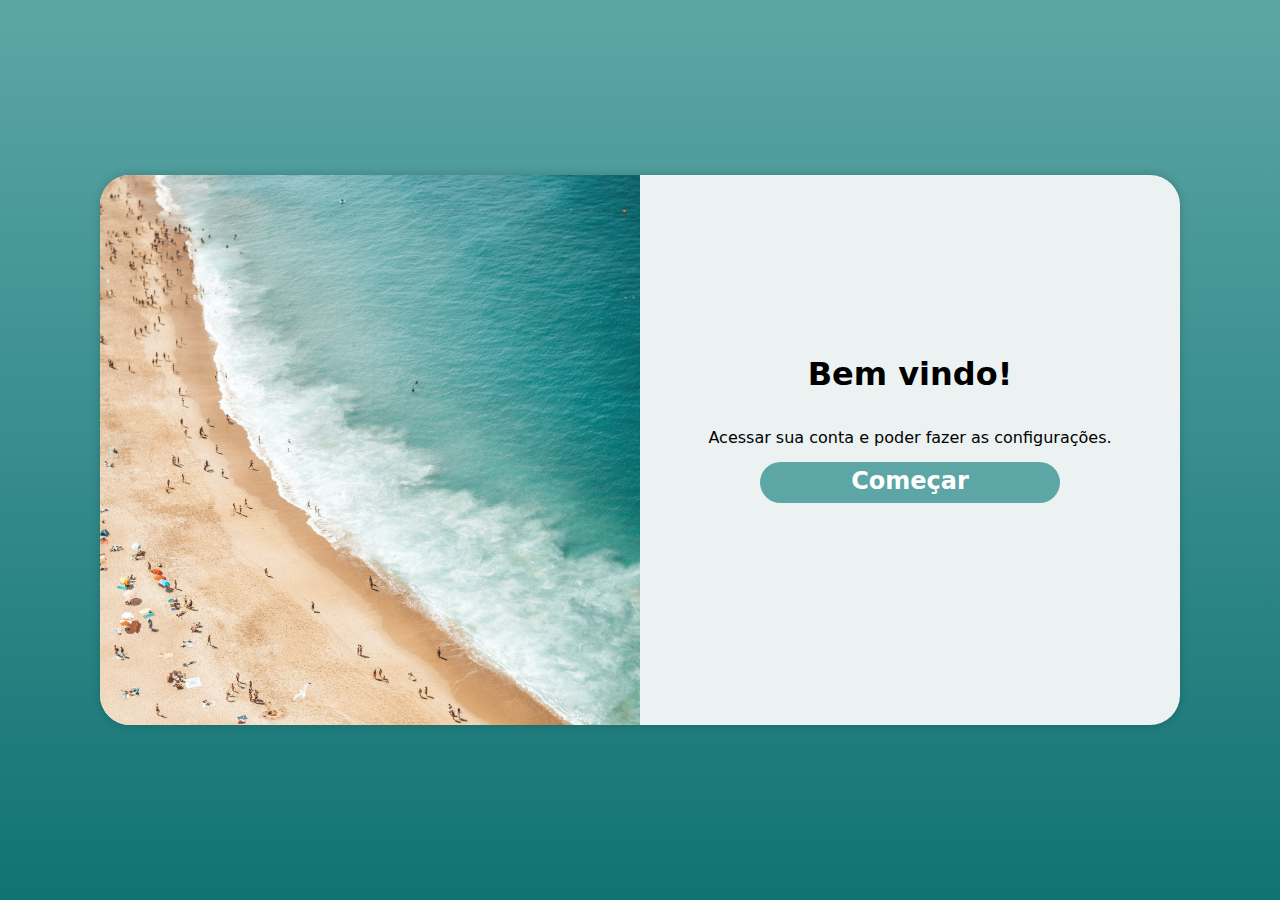
<file: index.html>
<!DOCTYPE html>
<html lang="pt-br">
<head>
    <meta charset="UTF-8">
    <meta name="viewport" content="width=device-width, initial-scale=1.0">
    <title>Login</title>
    <link rel="stylesheet" href="estilos/style.css">
    <link rel="stylesheet" href="estilos/todastelas.css">
</head>
<body>
    
    <main>
        <section>
            <div
                id="imagem">
            </div>
            <div
                id="inicio">
        
                <h1 class="textos">Bem vindo!</h1>
                <p>Acessar sua conta e poder fazer as configurações.</p>
                <a
                    href="PagLogin/index.html">
                <input
                    type="submit"
                    value="Começar">
        
                </a>
            </div>
        </section>
    </main>
        
</body>
</html>
</file>
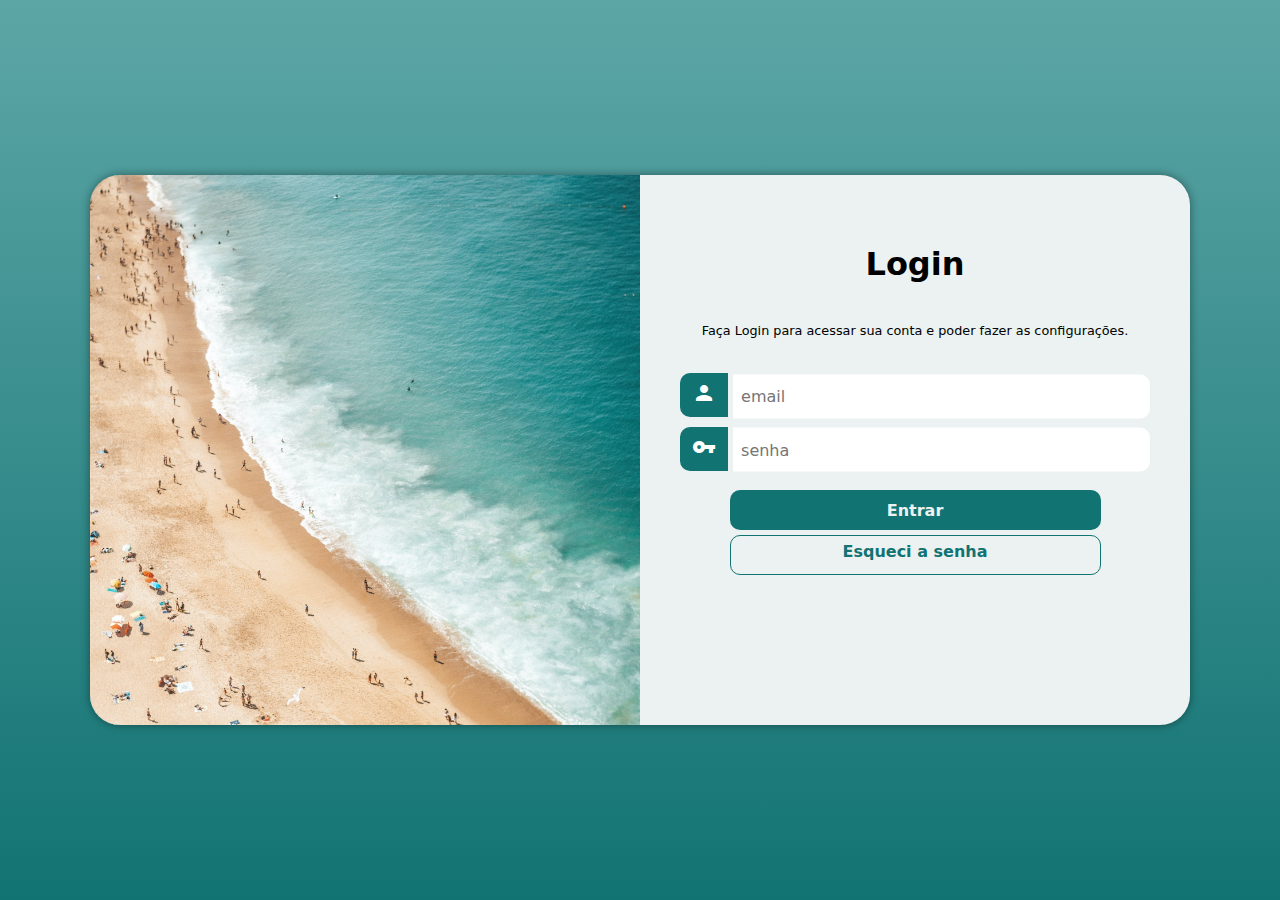
<file: PagLogin/index.html>
<!DOCTYPE html>
<html lang="pt-br">
<head>
    <meta charset="UTF-8">
    <meta name="viewport" content="width=device-width, initial-scale=1.0">
    <title>Login</title>
    <link href="https://fonts.googleapis.com/icon?family=Material+Icons"
      rel="stylesheet">
    <link rel="stylesheet" href="estilos/style.css">
    <link rel="stylesheet" href="estilos/style-midiaq.css">
    
</head>
<body>
    <main>
        <section id="login">

            <div id="imagem">

            </div>
            <div id="formulario">
                <h1>Login</h1>
                <p>Faça Login para acessar sua conta e poder fazer as configurações.</p>

                <form 
                    action="../pagina1/pagina.html" 
                    method="post" 
                    autocapitalize="on">
                        <div 
                            class="campo">
                                <label 
                                    for="ilogin">
                                        <i>
                                            <span
                                        
                                            class="material-icons">person

                                            </span>
                                        </i> 
                                    
                                </label>
                                        <input
                                            type="email"
                                            name="login"
                                            id="ilogin" 
                                            placeholder="email" 
                                            required 
                                            autocomplete="email">

                                <label 
                                for="ilogin">
                                </label>
                        
                        </div>
                        <div class="campo">
                            <label 
                                    for="isenha">
                                <i>
                                    <span 

                                    class="material-icons">vpn_key

                                    </span>

                                </i>
                            </label>

                            <label 
                                for="isenha"> 
                                    
                                <input 
                                type="password" 
                                name="senha" 
                                id="isenha" 
                                placeholder="senha" 
                                autocomplete="current-password">
                            </label>
                        
                    </div>

                         <input type="submit" value="Entrar">
                        <a href="Esqueci.html" class="botao">Esqueci a senha </a>

                    
                </form>

            </div>

        </section>
    </main>
    
    <Script>
        
    </Script>
</body>
</html>
</file>
<file: estilos/style.css>
@charset "UTF-8";

* {
    padding: 0;
    font-family: system-ui, -apple-system, BlinkMacSystemFont, 'Segoe UI', Roboto, Oxygen, Ubuntu, Cantarell, 'Open Sans', 'Helvetica Neue', sans-serif;
    margin: 0;
    box-sizing: border-box;
}


body, html {
    background-color:#127373 ;
    position: relative;
    height: 100vh;
    width: 100vw;

}

header {
    display: inline-block;
    width: 100%; 
    height: 300px;
    text-align: center;
    background-image: url(../imagens/fundo-header.jpg);
    background-position: center center;
    background-size:cover;
    
}

menu {
    display: block;
    
    
}

menu > ul > li {
    display: inline-block;
    margin: 50px 20px;
    
    
}
menu a {
    color: #ebf2f1;
    border-radius: 20px;
    display: block;
    text-align: center;
    border-top: 1px;
   
    text-decoration: none;
    padding: 10px 20px ;
    font-weight: bolder;
    border: 1px solid  #ebf2f1;
    
}

section {
    display: inline-block;
    position: absolute;
    top: 50%;
    left: 50%;
    background-color:#ebf2f1;
    width: 370px;
    height: 550px;
    border-radius: 30px;
    box-shadow: 0px 0px 10px  rgba(0, 0, 0, 0.185);

    overflow: hidden;
    transition: width .2s, height .2s;
    transition-timing-function: ease;
    transform: translate(-50%, -50%);

}

#imagem {
    display: block;
    background-image: url(../imagens/fundo.jpg);
    background-size: cover;
    background-position:center center ;
    height: 35%;


}

#inicio {
    
    display: block;
    margin-top: 7vh;
    text-align: center;
    width: 100%;
    height: 100%;
}

.textos {
    padding-bottom: 20px;
    
    
}

div p {
    margin: 15px;
}

input {
    background-color: #5DA6A6;
    font-size: 1.5em;
    width:300px;
    border: none;
    color: white;
    border-radius: 70px;
    padding: 5px 5px 8px 5px;
    font-weight: bolder;
    

}

input:hover {
    background: #6fc9c9 ;
    transform: scale(108%);
}

section a {
    text-decoration: none;
}
</file>
<file: estilos/todastelas.css>
@charset "UTF-8";

@media only screen and (min-width: 768px) {

    body, html{
        background-image: linear-gradient(to top,#127373,#5DA6A6);
    }


    section{
        display: inlifene-block;
        width: 80vh;
        
    }

    #inicio{
        width:100%;
        margin-top: 20vh;
    }




    div#imagem {
        
        float: right;
        width: 40%;
        height: 100%;


    }

    

}






@media only screen and (min-width: 992px){
    
    section{
        display: flex;
        width: 100vh;
        
    }




    div#imagem {
        
        float: left;
        width: 80%;
        height: 100%;


    }
}

 







@media only screen and (min-width: 1200px){

    section{
        display:flex ;
        width: 120vh;
        
    }




    div#imagem {
        
        float: right;
        width: 100%;
        height: 100%;


    }

}
</file>
<file: PagLogin/estilos/style.css>
@charset "UTF-8";

* {
    padding: 0;
    font-family: system-ui, -apple-system, BlinkMacSystemFont, 'Segoe UI', Roboto, Oxygen, Ubuntu, Cantarell, 'Open Sans', 'Helvetica Neue', sans-serif;
    margin: 0;
    box-sizing: border-box;
}


body, html {
    background-color: #127373 ;
    height: 100vh;
    width: 100vw;
}

main {
    position: relative;
    height: 100vh;
    width: 100vw;
}

section#login {
    display: block;
    position: absolute;
    top: 50%;
    left: 50%;
    
    background-color: #ebf2f1;
    width: 350px;
    height: 550px;
    border-radius: 30px;
    overflow: hidden;
    box-shadow: 0px 0px 10px rgba(0, 0, 0, 0.425);
    transition: width .2s, height .2s;
    transition-timing-function: ease;
    transform: translate(-50%, -50%);

    
    

}

div#imagem {
    display: block;
    background: #127373 url(../imagens/fundo.jpg) no-repeat;
    background-size: cover;
    height: 200px;
    background-position: center center;
    
    
}

#formulario {
    display: block;
    text-align: center;
    padding: 10px;
    
   

}

#formulario h1 {
    margin-top: 10px;
    margin-bottom: 5px;
    text-align: center;
   
} 

#formulario > p {
    font-size: 0.8em;
    margin-top: 15px ;
    margin-bottom: 30px ;
    
    
} 




i { 
    display: inline-block;
    color: white;
    background-color: #127373;
    padding: 8px 12px;
    border-radius: 10px 0px 0px 10px;
   
    
}



.campo input {
    background-color: white;
    font-size: 1em;
    width: calc(100% - (60px)) ;
    
    height: 44px;
    
    border: none;
    border-radius: 0px 10px 10px 0px;
    padding-left: 8px;
    transform: translateY(-3.5px);
}

form > input[type=submit]{
    display: block;
    font-size: 1em;
    width: 70%;
    height: 40px;
    background-color: #127373;
    color: #ebf2f1;
    border: 0;
    border-radius: 10px;
    font-weight: bold;

    margin: 15px auto 5px auto;
}


form > input[type=submit]:hover{
    background: #5DA6A6;
}

form > a.botao {
    display: block;
    
    font-size: 1em;
    width: 70%;
    height: 40px;
    background-color: #ebf2f1;
    border: 1px solid ;
    text-decoration: none;
    border-radius: 10px;
    color: #127373;
    font-weight: bold;
    padding: 6px;
    margin: auto;
    
}

form > a:hover{
    background-color: #5DA6A6;
    color: white;
}
</file>
<file: PagLogin/estilos/style-midiaq.css>
@charset "UTF-8";


  /* Medium devices (landscape tablets, 768px and up) */
  @media only screen and (min-width: 768px) {
    body, html {
        background-image: linear-gradient(to top, #127373, #5DA6A6);
    }

    
    section#login {
        display: flex;
        width: 70vw;
    }
    div#imagem {
        
        float: left;
        width: 30%;
        height: 100%;
    }

    #formulario {
        display: block;
        text-align: center;
        width: 70%;
        padding: 10px;
        
       
    
    }

    #formulario h1 {
        margin-top: 60px;
        margin-bottom: 15px;
        text-align: center;

        
       
    } 
    #formulario > p {
        font-size: 0.8em;
        margin-top: 40px ;
        margin-bottom: 35px ;
        
        
    }
    div.campo {
        width: 90%;
         ;

    }
     
    
    

    

  } 
  
  /* Large devices (laptops/desktops, 992px and up) */
  @media only screen and (min-width: 992px) {
    body, html {
        background-image: linear-gradient(to top, #127373, #5DA6A6);
    }
    
    section#login {
        display: flex;
        width: 60vw;
    }
    div#imagem {
        
        width: 40%;
        height: 100%;
    }
   
    div.campo {
        width: 90%;
        margin: 5px auto ;

    }

  } 
  
  /* Extra large devices (large laptops and desktops, 1200px and up) */
  @media only screen and (min-width: 1200px) {
    body, html {
        background-image: linear-gradient(to top, #127373, #5DA6A6);
    }

    section#login {
        
        width: 1100px;
    }
    div#imagem {
        float: right;
        width: 50%;
        height: 100%;
    }
    #formulario {
        
        float: left;
        
        width: 50%;
        padding: 10px;
        
       
    
    }
    
    

    
  }
</file>
